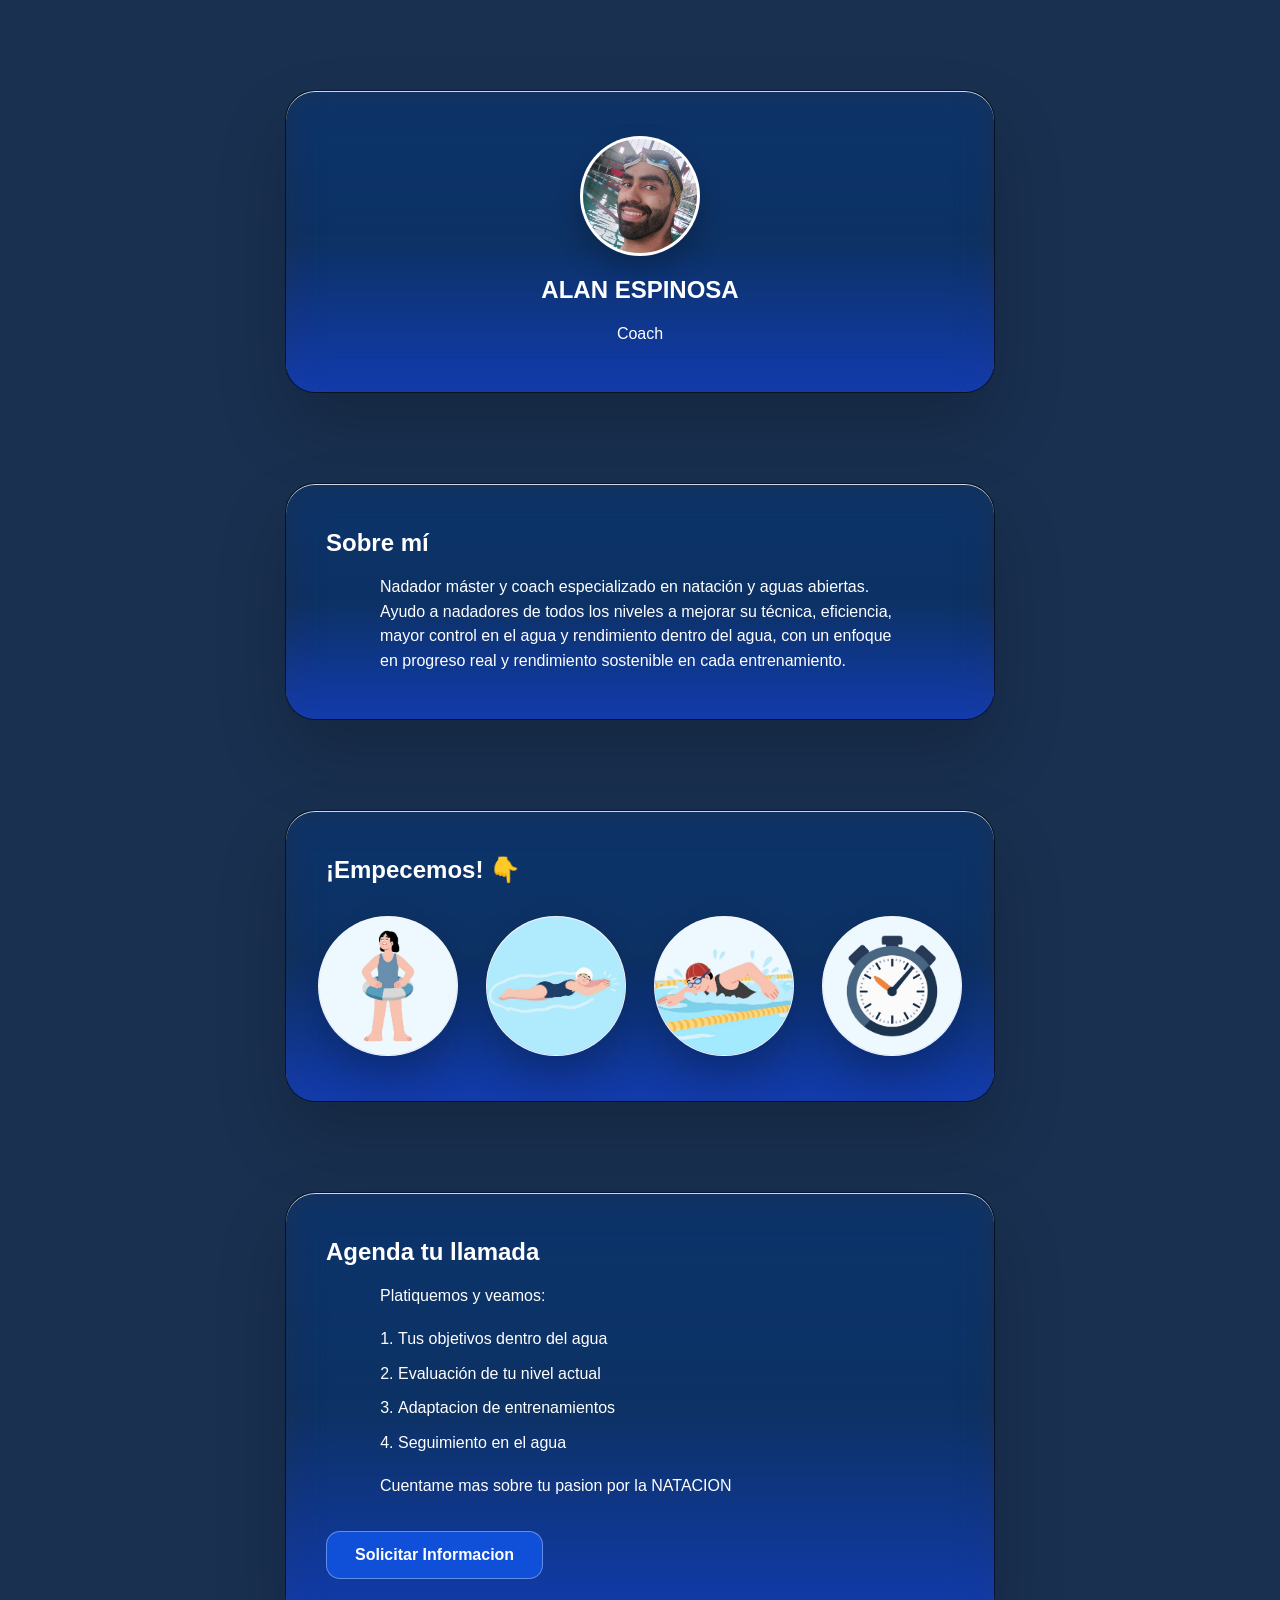
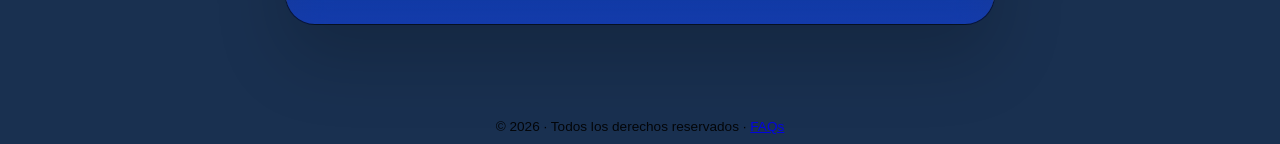
<file: index.html>
<!DOCTYPE html>
<html lang="es">
<head>
    <meta charset="UTF-8">
    <meta name="viewport" content="width=device-width, initial-scale=1.0">
    <title>Coach AE</title>

    <!-- ICONOS -->
    <link rel="stylesheet" href="https://cdnjs.cloudflare.com/ajax/libs/font-awesome/6.5.0/css/all.min.css">

    <!-- CSS -->
    <link rel="stylesheet" href="css/estilos.css">
</head>

<body>

<main class="timeline">

    <!-- PERFIL -->
    <section class="card perfil">
        <div class="foto-perfil">
            <img src="imagenes/perfil1.jpeg" alt="Foto de perfil">
        </div>

        <h1>ALAN ESPINOSA</h1>
        <p class="subtitulo">Coach</p>
    </section>

    <!-- SOBRE MI -->
    <section class="card">
        <h2>Sobre mí</h2>
        <p> Nadador máster y coach especializado en natación y aguas abiertas. Ayudo a nadadores de todos los niveles a mejorar su técnica, eficiencia, mayor control en el agua y rendimiento dentro del agua, con un enfoque en progreso real y  rendimiento sostenible en cada entrenamiento.
        </p>
    </section>

    <!-- BENEFICIOS -->
    <section class="card">
        <h2>¡Empecemos! 👇</h2>

        <div class="beneficios">
            <div class="beneficio" data-modal="modalBeneficio1">
                Aprende desde cero
                <img src="imagenes/beneficio1.jpeg" alt="">
            </div>

            <div class="beneficio" data-modal="modalBeneficio2">
                Mejora tu técnica
                <img src="imagenes/beneficio2.jpeg" alt="">
            </div>

            <div class="beneficio" data-modal="modalBeneficio3">
                Domina los 4 estilos de la natacion
                <img src="imagenes/beneficio3.jpeg" alt="">
            </div>

            <div class="beneficio" data-modal="modalBeneficio4">
                Aumenta tu velocidad y resistencia
                <img src="imagenes/beneficio4.jpeg" alt="">
            </div>
        </div>
    </section>

    <!-- CLASE GRATIS -->
    <section class="card">
        <h2>Agenda tu llamada</h2>

        <p>Platiquemos y veamos:</p>

        <ol>
            <li>Tus objetivos dentro del agua</li>
            <li>Evaluación de tu nivel actual</li>
            <li>Adaptacion de entrenamientos</li>
            <li>Seguimiento en el agua</li>
        </ol>

        <p>Cuentame mas sobre tu pasion por la NATACION</p>

        <!-- BOTÓN (misma posición) -->
        <a href="javascript:void(0)"
           class="btn-clase"
           id="abrirOpciones">
           Solicitar Informacion
        </a>
    </section>

</main>

<footer class="footer">
    <span>© 2026 · Todos los derechos reservados ·</span>
    <span class="footer-faq"><a href="pagina2.html">FAQs</a></span>
</footer>

<!-- MODAL OPCIONES -->
<div class="modal-opciones" id="modalOpciones">
    <div class="modal-contenido">
        <h3>Contacto</h3>

        <a href="https://calendly.com/alancoach8"
           target="_blank"
           class="opcion opcion-calendly">
            <i class="fa-regular fa-calendar"></i>
            Calendly
        </a>

        <a href="https://wa.me/525612584271"
           target="_blank"
           class="opcion opcion-whatsapp">
            <i class="fa-brands fa-whatsapp"></i>
            WhatsApp
        </a>

        <button class="cerrar-modal">Cancelar</button>
    </div>
</div>

<!-- MODALES BENEFICIOS -->
<div class="modal-opciones" id="modalBeneficio1">
    <div class="modal-contenido modal-beneficio">
        <div class="beneficio-preview">
            <img src="imagenes/beneficio1.jpeg">
        </div>
        <p class="beneficio-texto"><strong>Diagnóstico Técnico</strong></p>
        <ul class="beneficio-lista">
            <li>Evaluación inicial de patrones de nado</li>
            <li>Análisis de alineación y posición corporal</li>
            <li>Identificación de pérdidas de eficiencia</li>
        </ul>
    </div>
</div>

<div class="modal-opciones" id="modalBeneficio2">
    <div class="modal-contenido modal-beneficio">
        <div class="beneficio-preview">
            <img src="imagenes/beneficio2.jpeg">
        </div>
        <p class="beneficio-texto"><strong>Planificación Personalizada</strong></p>
        <ul class="beneficio-lista">
            <li>Microciclos estructurados semanalmente</li>
            <li>Enfoque en eficiencia y control técnico</li>
            <li>Progresión ajustada al nivel del nadador</li>
        </ul>
    </div>
</div>

<div class="modal-opciones" id="modalBeneficio3">
    <div class="modal-contenido modal-beneficio">
        <div class="beneficio-preview">
            <img src="imagenes/beneficio3.jpeg">
        </div>
        <p class="beneficio-texto"><strong>Optimización Mecánica</strong></p>
        <ul class="beneficio-lista">
            <li>Frecuencia y longitud de brazada</li>
            <li>Coordinación respiratoria</li>
            <li>Estabilidad y control bajo fatiga</li>
        </ul>
    </div>
</div>

<div class="modal-opciones" id="modalBeneficio4">
    <div class="modal-contenido modal-beneficio">
        <div class="beneficio-preview">
            <img src="imagenes/beneficio4.jpeg">
        </div>
        <p class="beneficio-texto"><strong>Seguimiento Estratégico</strong></p>
        <ul class="beneficio-lista">
            <li>Revisión semanal por videollamada</li>
            <li>Ajustes progresivos según evolución</li>
            <li>Enfoque en rendimiento sostenible</li>
        </ul>
    </div>
</div>

<div id="bubbles-layer"></div>

<!-- ==================== JS ==================== -->
<script>
document.addEventListener('DOMContentLoaded', () => {

    // MODAL OPCIONES
    const abrir = document.getElementById('abrirOpciones');
    const modal = document.getElementById('modalOpciones');
    const cerrar = document.querySelector('.cerrar-modal');

    abrir.addEventListener('click', () => {
        modal.classList.add('activo');
        if (navigator.vibrate) navigator.vibrate(10);
    });

    cerrar.addEventListener('click', () => modal.classList.remove('activo'));
    modal.addEventListener('click', e => {
        if(e.target === modal) modal.classList.remove('activo');
    });

    // MODALES BENEFICIOS
    document.querySelectorAll('.beneficio').forEach(b => {
        const modalID = b.dataset.modal;
        const modalBeneficio = document.getElementById(modalID);
        if(!modalBeneficio) return;

        let pressTimer;

        // LONG PRESS MOBILE
        b.addEventListener('touchstart', () => {
            pressTimer = setTimeout(() => modalBeneficio.classList.add('activo'), 250);
        });
        b.addEventListener('touchend', () => clearTimeout(pressTimer));

        // CLICK DESKTOP
        b.addEventListener('click', () => modalBeneficio.classList.add('activo'));

        // HOVER
        b.addEventListener('mouseenter', () => b.classList.add('activo'));
        b.addEventListener('mouseleave', () => b.classList.remove('activo'));

        // Cerrar modal tocando fuera
        modalBeneficio.addEventListener('click', e => {
            if(e.target === modalBeneficio) modalBeneficio.classList.remove('activo');
        });
    });

    // ESC para cerrar
    document.addEventListener('keydown', e => {
        if(e.key === "Escape"){
            document.querySelectorAll('.modal-opciones.activo').forEach(m => m.classList.remove('activo'));
        }
    });

    // BURBUJAS
    const bubblesLayer = document.getElementById("bubbles-layer");
    if(bubblesLayer){
        function createBubble() {
            const bubble = document.createElement("div");
            bubble.className = "bubble";
            const size = Math.random() * 18 + 8;
            bubble.style.width = size + "px";
            bubble.style.height = size + "px";
            bubble.style.left = Math.random() * 100 + "%";
            bubble.style.bottom = "-30px";
            const duration = Math.random() * 6 + 8;
            bubble.style.animationDuration = duration + "s";
            bubblesLayer.appendChild(bubble);
            setTimeout(() => bubble.remove(), duration * 1000);
        }
        setInterval(createBubble, 600);
    }

});
</script>

</body>
</html>
</file>
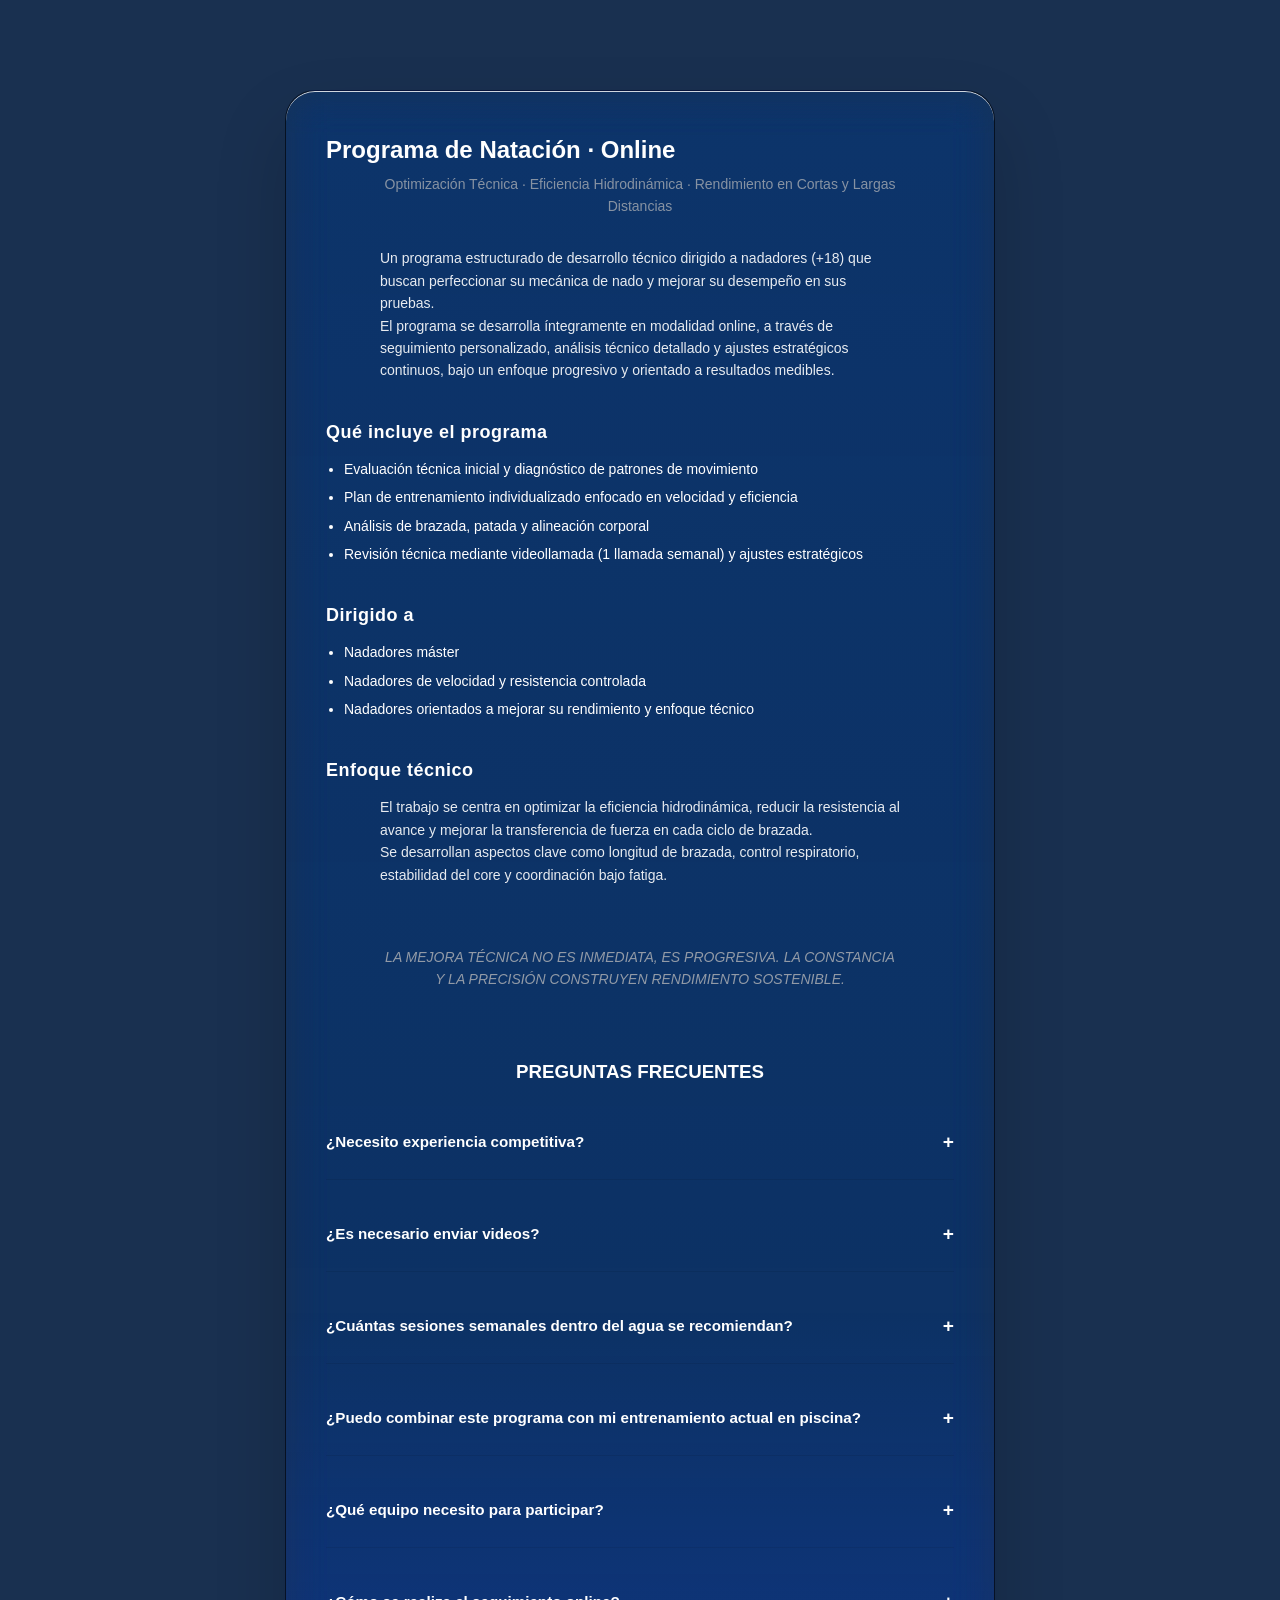
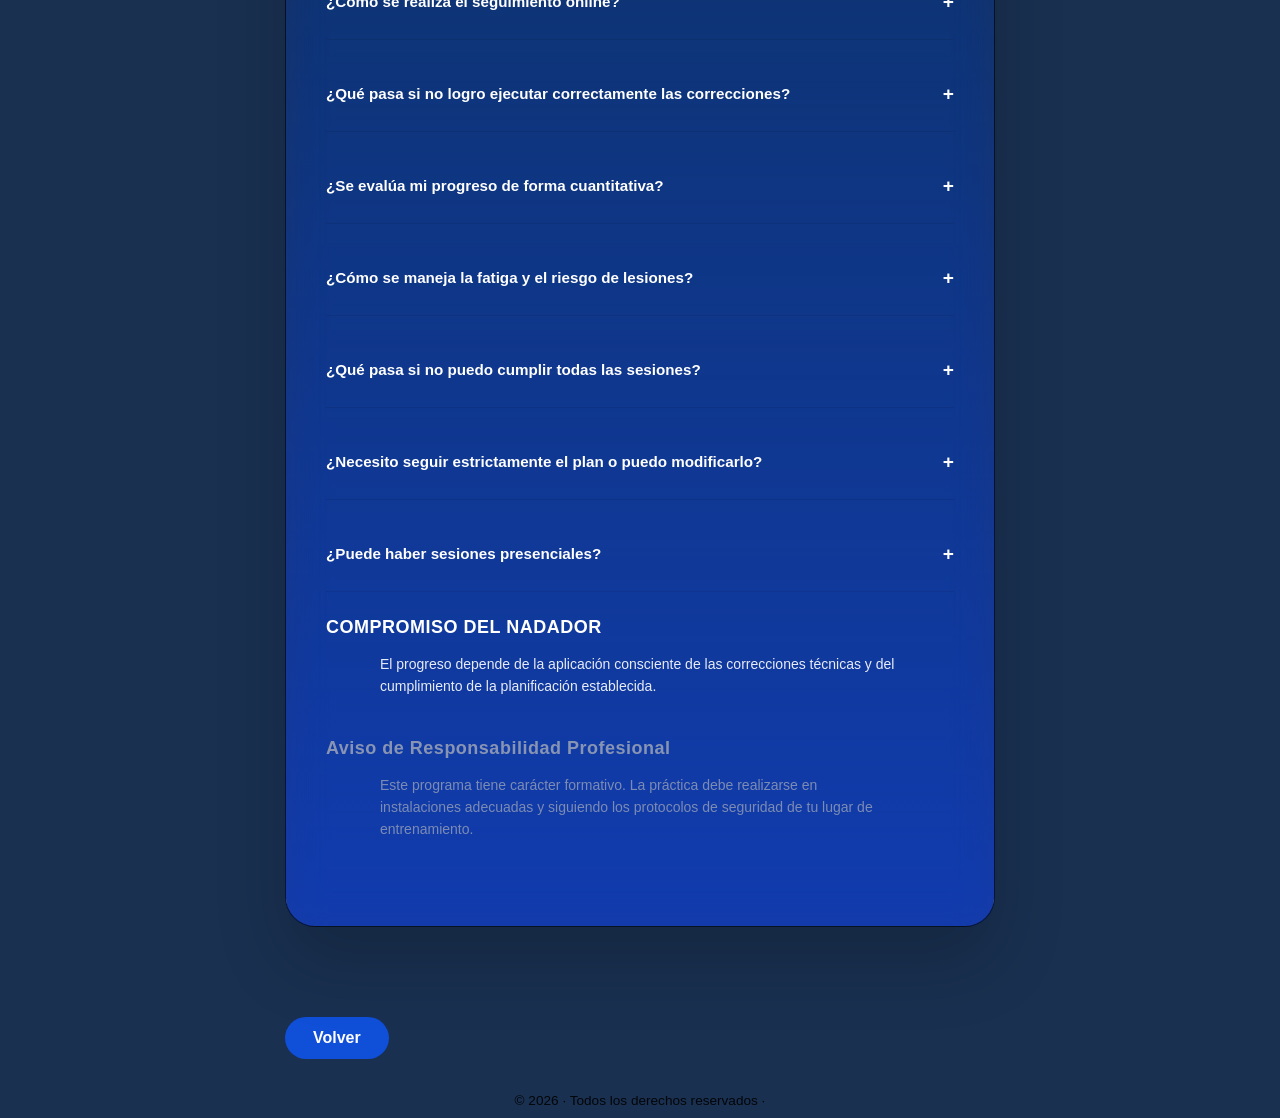
<file: pagina2.html>
<!DOCTYPE html>
<html lang="es">
<head>
    <meta charset="UTF-8">
    <meta name="viewport" content="width=device-width, initial-scale=1.0">
    <title>Coach AE - FAQs</title>

    <!-- ICONOS -->
    <link rel="stylesheet" href="https://cdnjs.cloudflare.com/ajax/libs/font-awesome/6.5.0/css/all.min.css">

    <!-- CSS -->
    <link rel="stylesheet" href="css/estilos.css">
</head>

<body>

<main class="timeline">

<section class="card">
    <h2>Programa de Natación · Online</h2>
    <p class="modal-subtitle">Optimización Técnica · Eficiencia Hidrodinámica · Rendimiento en Cortas y Largas Distancias</p>

    <!-- INTRO -->
    <div class="program-block">
        <p>
            Un programa estructurado de desarrollo técnico dirigido a nadadores (+18) 
            que buscan perfeccionar su mecánica de nado y mejorar su desempeño en sus pruebas.
        </p>
        <p>
            El programa se desarrolla íntegramente en modalidad online, a través de seguimiento personalizado,
            análisis técnico detallado y ajustes estratégicos continuos, bajo un enfoque progresivo
            y orientado a resultados medibles.
        </p>
    </div>

    <!-- QUE INCLUYE -->
    <div class="program-block">
        <h3>Qué incluye el programa</h3>
        <ul>
            <li>Evaluación técnica inicial y diagnóstico de patrones de movimiento</li>
            <li>Plan de entrenamiento individualizado enfocado en velocidad y eficiencia</li>
            <li>Análisis de brazada, patada y alineación corporal</li>
            <li>Revisión técnica mediante videollamada (1 llamada semanal) y ajustes estratégicos</li>
        </ul>
    </div>

    <!-- DIRIGIDO A -->
    <div class="program-block">
        <h3>Dirigido a</h3>
        <ul>
            <li>Nadadores máster</li>
            <li>Nadadores de velocidad y resistencia controlada</li>
            <li>Nadadores orientados a mejorar su rendimiento y enfoque técnico</li>
        </ul>
    </div>

    <!-- ENFOQUE -->
    <div class="program-block">
        <h3>Enfoque técnico</h3>
        <p>El trabajo se centra en optimizar la eficiencia hidrodinámica, reducir la resistencia al avance y mejorar la transferencia de fuerza en cada ciclo de brazada.</p>
        <p>Se desarrollan aspectos clave como longitud de brazada, control respiratorio, estabilidad del core y coordinación bajo fatiga.</p>
    </div>

    <!-- FILOSOFÍA -->
    <div class="program-block philosophy">
        <p>LA MEJORA TÉCNICA NO ES INMEDIATA, ES PROGRESIVA. LA CONSTANCIA Y LA PRECISIÓN CONSTRUYEN RENDIMIENTO SOSTENIBLE.</p>
    </div>

 <!-- FAQ -->
<div class="program-faq">
  <h3>PREGUNTAS FRECUENTES</h3>

  <div class="faq-item">
    <h4>¿Necesito experiencia competitiva?</h4>
    <p>
      No es indispensable. El programa se adapta tanto a nadadores máster competitivos 
      como a adultos con base técnica que desean evolucionar su rendimiento.
    </p>
  </div>

  <div class="faq-item">
    <h4>¿Es necesario enviar videos?</h4>
    <p>
      Sí. El análisis técnico en video permite identificar desajustes posturales, 
      ineficiencias en la tracción y oportunidades de mejora que no siempre 
      se perciben durante el nado.
    </p>
  </div>

  <div class="faq-item">
    <h4>¿Cuántas sesiones semanales dentro del agua se recomiendan?</h4>
    <p>
      Se recomienda un mínimo de tres sesiones semanales de natación para favorecer la consolidación 
      de adaptaciones técnicas y neuromusculares.
    </p>
    <p>
      No obstante, entendiendo las demandas laborales y personales del adulto, el programa puede 
      estructurarse en dos sesiones semanales, priorizando precisión técnica, estímulos específicos 
      y máxima eficiencia en el tiempo disponible.
    </p>
  </div>

  <div class="faq-item">
    <h4>¿Puedo combinar este programa con mi entrenamiento actual en piscina?</h4>
    <p>
      Sí, el programa está diseñado para complementar entrenamientos existentes, ajustando intensidad y frecuencia según tu carga actual.
    </p>
  </div>

  <div class="faq-item">
    <h4>¿Qué equipo necesito para participar?</h4>
    <p>
      Solo necesitas acceso a piscina, equipo básico (gorro, gafas, tabla, pull buoy,
      aletas si se desea) y un dispositivo para grabar videos de tu técnica.
    </p>
  </div>

  <div class="faq-item">
    <h4>¿Cómo se realiza el seguimiento online?</h4>
    <p>
      A través de videollamadas semanales, envío de videos para análisis técnico 
      y comunicación vía correo o chat para ajustes y feedback continuo.
    </p>
  </div>

  <div class="faq-item">
    <h4>¿Qué pasa si no logro ejecutar correctamente las correcciones?</h4>
    <p>
      El programa incluye retroalimentación continua; recibirás instrucciones paso a paso 
      y ejemplos visuales para corregir errores comunes.
    </p>
  </div>

  <div class="faq-item">
    <h4>¿Se evalúa mi progreso de forma cuantitativa?</h4>
    <p>
      Sí, se miden parámetros clave como frecuencia de brazada, 
      tiempos parciales y eficiencia técnica para monitorear mejoras.
    </p>
  </div>

  <div class="faq-item">
    <h4>¿Cómo se maneja la fatiga y el riesgo de lesiones?</h4>
    <p>
      Los planes son progresivos, adaptados a tu condición física, con énfasis en técnica correcta 
      para minimizar lesiones y sobrecarga.
    </p>
  </div>

  <div class="faq-item">
    <h4>¿Qué pasa si no puedo cumplir todas las sesiones?</h4>
    <p>
      El programa es flexible: se ajusta y se priorizan ejercicios críticos 
      para maximizar resultados con el tiempo disponible.
    </p>
  </div>

  <div class="faq-item">
    <h4>¿Necesito seguir estrictamente el plan o puedo modificarlo?</h4>
    <p>
      Las modificaciones son posibles, pero se recomienda seguir las indicaciones 
      para obtener mejoras sostenibles y evitar errores técnicos repetitivos.
    </p>
  </div>

  <div class="faq-item">
    <h4>¿Puede haber sesiones presenciales?</h4>
    <p>
      Esto depende de varios factores a considerar, como lo son, la zona en donde resides, 
      si hay autorizacion por parte de tu alberca para poder entrar y espacio dentro de la agenda.
    </p>
  </div>
</div>


    <!-- COMPROMISO -->
    <div class="program-block">
        <h3>COMPROMISO DEL NADADOR</h3>
        <p>El progreso depende de la aplicación consciente de las correcciones técnicas y del cumplimiento de la planificación establecida.</p>
    </div>

    <!-- AVISO -->
    <div class="program-block disclaimer">
        <h3>Aviso de Responsabilidad Profesional</h3>
        <p>Este programa tiene carácter formativo. La práctica debe realizarse en instalaciones adecuadas y siguiendo los protocolos de seguridad de tu lugar de entrenamiento.</p>
    </div>

</section>

    <!-- BOTÓN VOLVER A INICIO -->
        <a href="index.html" class="btn-volver">Volver</a>


</main>

<footer class="footer">
    <span>© 2026 · Todos los derechos reservados ·</span>
</footer>

<div id="bubbles-layer"></div>

<!-- ==================== JS ==================== -->
<script>
document.addEventListener('DOMContentLoaded', () => {

    // BURBUJAS
    const bubblesLayer = document.getElementById("bubbles-layer");
    if(bubblesLayer){
        function createBubble() {
            const bubble = document.createElement("div");
            bubble.className = "bubble";
            const size = Math.random() * 18 + 8;
            bubble.style.width = size + "px";
            bubble.style.height = size + "px";
            bubble.style.left = Math.random() * 100 + "%";
            bubble.style.bottom = "-30px";
            const duration = Math.random() * 6 + 8;
            bubble.style.animationDuration = duration + "s";
            bubblesLayer.appendChild(bubble);
            setTimeout(() => bubble.remove(), duration * 1000);
        }
        setInterval(createBubble, 600);
    }

});
</script>

<script>
/* =========================================
   FAQ ACORDEÓN
========================================= */
document.querySelectorAll('.faq-item').forEach(item => {
  item.addEventListener('click', () => {
    item.classList.toggle('active');
  });
});

/* =========================================
   PLAN SELECCIONADO
========================================= */
const cards = document.querySelectorAll('.pricing-card');

cards.forEach(card => {
  card.addEventListener('click', () => {
    cards.forEach(c => c.classList.remove('selected'));
    card.classList.add('selected');
  });
});

/* =========================================
   ABRIR MODAL EVALUACIÓN
========================================= */
document.querySelectorAll('.open-evaluacion').forEach(btn => {
  btn.addEventListener('click', (e) => {
    e.preventDefault();
    const modal = document.getElementById('hamburgerModal');
    if(modal) modal.classList.add('active');
  });
});
</script>

</body>
</html>
</file>
<file: css/estilos.css>
*{
    margin:0;
    padding:0;
    box-sizing:border-box;
}

html{
    scroll-behavior:smooth;
}

body{

    background:#193050;

    color:white;

    font-family:-apple-system,
    BlinkMacSystemFont,
    sans-serif;

    overflow-x:hidden;
}

/* =========================================================
   LAYOUT
   ========================================================= */
.timeline {
    max-width: 750px;
    margin: 30px auto;
    padding: 0 20px;
    position: relative;
}




/* =========================================================
   CARD · GLASS
   ========================================================= */
.card {
    background: linear-gradient(
        180deg,
        rgba(6, 89, 198, 0.06),
         transparent,
        rgba(21, 68, 236, 0.55)
    );
    backdrop-filter: blur(20px) saturate(160%);
    -webkit-backdrop-filter: blur(20px) saturate(160%);
    border-radius: 30px;
    padding: 45px 40px;
    margin: 90px auto;
    border: 0.5px solid rgba(0, 0, 0, 0.65);
    box-shadow:
        0 35px 70px rgba(0,0,0,0.18),
        inset 0 1px 0 rgba(255,255,255,0.8);
}

.card > * + * {
    margin-top: 18px;
}

.card p,
.card ol {
    max-width: 520px;
    margin-inline: auto;
    line-height: 1.55;
}

.card ol {
    padding-left: 18px;
}

.card li {
    margin-bottom: 10px;
}

/* =========================================================
   PERFIL
   ========================================================= */
.perfil {
    text-align: center;
}

.foto-perfil {
    width: 120px;
    height: 120px;
    margin: 0 auto 20px;
    border-radius: 50%;
    overflow: hidden;
    background: rgba(255,255,255,0.95);
    border: 3px solid rgba(255,255,255,0.9);
    box-shadow: 0 14px 28px rgba(0,0,0,0.22);
}

.foto-perfil img {
    width: 100%;
    height: 100%;
    object-fit: cover;
}

/* =========================================================
   BENEFICIOS (CÍRCULOS)
   ========================================================= */
.beneficios {
    display: flex;
    justify-content: center;
    gap: 26px;
    margin-top: 34px;
    padding-inline: 12px;
}

.beneficio {
    width: 140px;
    aspect-ratio: 1 / 1;
    min-width: 140px;
    min-height: 140px;
    border-radius: 50%;

    position: relative;
    overflow: hidden;
    cursor: pointer;
    flex: 0 0 auto;

    background: linear-gradient(
        180deg,
        rgba(255,255,255,0.85),
        rgba(255,255,255,0.6)
    );

    backdrop-filter: blur(14px) saturate(150%);
    -webkit-backdrop-filter: blur(14px) saturate(150%);

    border: 0.5px solid rgba(255,255,255,0.85);
    box-shadow:
        0 20px 40px rgba(0,0,0,0.22),
        inset 0 1px 0 rgba(255,255,255,0.85);

    opacity: 0;
    
    animation: aparecer 0.7s cubic-bezier(.4,0,.2,1) forwards;

    -webkit-tap-highlight-color: transparent;
    touch-action: manipulation;
}

.beneficio img {
    position: absolute;
    inset: 0;
    width: 100%;
    height: 100%;
    object-fit: cover;
    opacity: 1;
}

/* Delay animación */
.beneficio:nth-child(1){animation-delay:.1s}
.beneficio:nth-child(2){animation-delay:.2s}
.beneficio:nth-child(3){animation-delay:.3s}
.beneficio:nth-child(4){animation-delay:.4s}

@keyframes aparecer {
    to {
        opacity: 1;
        transform: translateY(0) scale(1);
    }
}

/* =========================================================
   BOTÓN PRINCIPAL
   ========================================================= */
.btn-clase {
    margin-top: 32px;
    padding: 14px 28px;
    border-radius: 14px;
    background: rgb(16, 79, 216);
    color: #ffffff;
    font-weight: 600;
    display: inline-block;
    text-decoration: none;
    border: 1px solid rgba(255, 255, 255, 0.35);
}

.btn-clase:active {
    transform: scale(0.97);
}

/* =========================================================
   MODAL OPCIONES
   ========================================================= */
.modal-opciones {
    position: fixed;
    inset: 0;
    background: rgba(0,0,0,0.35);
    backdrop-filter: blur(6px);
    display: none;
    align-items: center;
    justify-content: center;
    z-index: 9999;
}

.modal-opciones.activo {
    display: flex;
}

.modal-contenido {
    background: linear-gradient(
        180deg,
        rgba(25,35,50,0.85),
        rgba(20,30,45,0.75)
    );
    backdrop-filter: blur(28px) saturate(140%);
    border-radius: 22px;
    padding: 26px 22px;
    width: 90%;
    max-width: 320px;
    text-align: center;
    border: 1px solid rgba(255,255,255,0.18);
    box-shadow: 0 30px 60px rgba(0,0,0,0.45);
    transform: translateY(28px) scale(0.94);
    opacity: 0;
    transition:
        transform .55s cubic-bezier(.34,1.56,.64,1),
        opacity .35s ease;
}

.modal-opciones.activo .modal-contenido {
    transform: translateY(0) scale(1);
    opacity: 1;
}

/* =========================================================
   RESPONSIVE
   ========================================================= */
@media (min-width: 768px) {
    .beneficios {
        flex-wrap: nowrap;
    }
}

@media (max-width: 767px) {
    .beneficios {
        flex-wrap: wrap;
    }

    .beneficio {
        width: 120px;
        min-width: 120px;
        min-height: 120px;
    }
}

/* =========================================================
   iOS SAFARI FIX
   ========================================================= */
@supports (-webkit-touch-callout: none) {
    body {
        background-attachment: fixed;
        min-height: 100svh;
    }


}
/* =========================================================
   ESTILO FINAL · MODALES SECUNDARIOS (iOS CARD)
   ========================================================= */

/* Fondo oscuro desenfocado */
.modal-opciones {
    background: rgba(0, 0, 0, 0.45);
    backdrop-filter: blur(10px);
    -webkit-backdrop-filter: blur(10px);
}

/* Card flotante */
.modal-opciones .modal-contenido {
    background: linear-gradient(
        180deg,
            193050(136,189,255,0.5) 50%,
            #193050(136,189,255,0.6) 88%,
            #193050(136,189,255,0.8) 100%
    );

    border-radius: 26px;
    padding: 28px 24px;

    width: 90%;
    max-width: 340px;

    box-shadow:
        
        inset 0 1px 0 rgba(255,255,255,0.08);

    text-align: center;
    color: #f3f3f3;
}

/* =========================================================
   MODAL COMENCEMOS
   ========================================================= */

.modal-beneficio {
    padding-top: 34px;
}

/* Imagen circular superior */
.beneficio-preview {
    width: 120px;
    height: 120px;
    margin: 0 auto 18px;

    border-radius: 50%;
    overflow: hidden;

    background: rgba(255,255,255,0.12);
    border: 1px solid rgba(255,255,255,0.25);
}

.beneficio-preview img {
    width: 100%;
    height: 100%;
    object-fit: cover;
}

/* ===============================
   TEXTO BENEFICIOS · AJUSTE PRO
   =============================== */

/* Título */
.beneficio-texto strong {
    display: block;
    font-size: 1.1rem;
    margin-bottom: 12px;
    text-align: center;        /* centra título */
    letter-spacing: 0.3px;    /* look pro */
}

/* Lista */
.beneficio-lista {
    text-align: left;          /* mantiene lectura natural */
    margin-top: 10px;
    max-width: 420px;          /* evita texto muy ancho */
    margin-left: auto;
    margin-right: auto;
}

/* Items */
.beneficio-lista li {
    font-size: 0.95rem;
    line-height: 1.55;         /* mejor respiración */
    margin-bottom: 8px;
}


/* =========================================================
   MODAL AGENDA TU CLASE · ESPACIADO PRO
   ========================================================= */

.modal-opciones .modal-contenido {
    display: flex;
    flex-direction: column;
    align-items: stretch;

    padding: 28px 24px 22px;
}

/* Título */
.modal-opciones .modal-contenido h3 {
    font-weight: 700;
    letter-spacing: 0.3px;
    margin-bottom: 18px;
}

/* Botones */
.modal-opciones .opcion {
    display: flex;
    align-items: center;
    justify-content: center;
    gap: 10px;

    height: 54px;
    margin-bottom: 14px; /* separación PRO entre botones */

    border-radius: 16px;

    font-size: 1rem;
    font-weight: 600;

    box-shadow:
        0 10px 25px rgba(0, 0, 0, 0.35),
        inset 0 1px 0 rgba(255, 255, 255, 0.18);

    transition: transform 0.15s ease, box-shadow 0.15s ease;
}

.modal-opciones .opcion:active {
    transform: scale(0.97);
    box-shadow:
        0 6px 14px rgb(0, 0, 0),
        inset 0 1px 0 rgb(255, 255, 255);
}

/* Colores */
.opcion-calendly {
    background: linear-gradient(180deg, #2b7cff, #1a5fd0);
}

.opcion-whatsapp {
    background: linear-gradient(180deg, #2fe06e, #1fa855);
}

/* Cancelar */
.modal-opciones .cerrar-modal {
    margin-top: 6px;
    padding-top: 6px;

    background: transparent;
    border: none;

    font-size: 0.95rem;
    color: #ffffff;

    opacity: 0.75;
    transition: opacity 0.15s ease;
}

.modal-opciones .cerrar-modal:hover {
    opacity: 1;
}

/* =========================================================
   AJUSTE PRO · CONSISTENCIA CON DISEÑO GENERAL
   ========================================================= */

/* Fondo del modal más elegante (menos negro puro) */
.modal-opciones {
    background: rgba(10, 25, 13, 0.55);
    backdrop-filter: blur(14px);
    -webkit-backdrop-filter: blur(14px);
}

/* Card más “glass premium” */
.card {
    background: linear-gradient(
        180deg,  
        rgba(38, 96, 182, 0.36)
    );
}

/* =========================================================
   MODAL COMENCEMOS · JERARQUÍA VISUAL
   ========================================================= */

.modal-beneficio {
    padding-top: 38px;
}

/* Imagen circular más integrada */
.beneficio-preview {
    width: 118px;
    height: 118px;

    background: rgba(255,255,255,0.08);
    border: 1px solid rgba(255,255,255,0.18);

    box-shadow:
        0 12px 30px rgba(0,0,0,0.45),
        inset 0 1px 1px rgba(255,255,255,0.12);
}

/* Título con peso pro */
.beneficio-texto strong {
    font-size: 1.15rem;
    font-weight: 700;
    letter-spacing: 0.3px;
}

/* Lista más limpia */
.beneficio-lista {
    margin-top: 14px;
}

.beneficio-lista li {
    font-size: 0.94rem;
    opacity: 0.92;
}

/* =========================================================
   MODAL AGENDA TU CLASE · ESPACIADO PRO
   ========================================================= */

.modal-opciones .modal-contenido {
    display: flex;
    flex-direction: column;
    align-items: stretch;

    padding: 28px 24px 22px;
}

/* Título */
.modal-opciones .modal-contenido h3 {
    font-weight: 700;
    letter-spacing: 0.3px;
    margin-bottom: 18px;
    color: var(--modal-text-color);
}

/* Botones */
.modal-opciones .opcion {
    display: flex;
    align-items: center;
    justify-content: center;
    gap: 10px;

    height: 54px;
    margin-bottom: 14px;

    border-radius: 16px;

    font-size: 1rem;
    font-weight: 600;
    color: var(--modal-text-color);

    box-shadow:
        0 10px 25px rgba(0,0,0,0.35),
        inset 0 1px 0 rgba(255,255,255,0.18);

    transition: transform 0.15s ease, box-shadow 0.15s ease;
}

.modal-opciones .opcion:active {
    transform: scale(0.97);
    box-shadow:
        0 6px 14px rgba(0,0,0,0.45),
        inset 0 1px 0 rgba(255,255,255,0.12);
}

/* Calendly */
.opcion-calendly {
    background: linear-gradient(
        180deg,
        var(--calendly-top),
        var(--calendly-bottom)
    );
}

/* WhatsApp */
.opcion-whatsapp {
    background: linear-gradient(
        180deg,
        var(--whatsapp-top),
        var(--whatsapp-bottom)
    );
}

/* Cancelar */
.modal-opciones .cerrar-modal {
    margin-top: 6px;
    padding-top: 6px;

    background: transparent;
    border: none;

    font-size: 0.95rem;
    color: var(--modal-text-color);

    opacity: 0.75;
    transition: opacity 0.15s ease;
}

.modal-opciones .cerrar-modal:hover {
    opacity: 1;
}
:root {
    /* Calendly */
    --calendly-top: #2b7cff;
    --calendly-bottom: #1a5fd0;

    /* WhatsApp */
    --whatsapp-top: #2fe06e;
    --whatsapp-bottom: #1fa855;

    /* Texto */
    --modal-text-color: #ffffff;
}

footer {
    text-align: center;
    font-size: 0.85rem;
    opacity: 0.9;

    padding: 4px 16px 10px;

    color: #000000;
}
.modal-beneficio {
    text-align: center;
}
/* =========================================================
   CAPA DE BURBUJAS (DETRÁS DEL GLASS)
   ========================================================= */
#bubbles-layer {
    position: fixed;
    inset: 0;
    pointer-events: none;
    overflow: hidden;
    z-index: 0; /* debajo del glass, encima del fondo */
}

/* Burbuja individual */
.bubble {
    position: fixed;
    bottom: -60px;
    border-radius: 50%;
    background: radial-gradient(
        circle at 30% 30%,
        rgb(115, 187, 255),
        rgb(255, 255, 255)
    );
    opacity: 0.6;
    animation: bubbleFloat linear forwards;
    filter: blur(0.5px);
}

/* Animación base */
@keyframes bubbleFloat {
    from {
        transform: translateY(0) scale(0.9);
        opacity: 0;
    }
    10% {
        opacity: 0.9;
    }
    to {
        transform: translateY(-90vh) scale(3.3);
        opacity: 0;
    }
}
.secciones {
    position: relative;
    isolation: isolate; /* 🔥 CLAVE ABSOLUTA */
}
.glass {
    position: relative;
    z-index: 1;
   .card-inner {
    overflow: hidden;
    border-radius: inherit;
}

}
#bubbles-layer {
    position: absolute;
    inset: 0;
    pointer-events: none;
    overflow: hidden;
    z-index: -1; /* detrás REAL */
}
/* =========================================================
   COMENCEMOS · GRID 2x2 MÓVIL
   (NO altera HTML ni imágenes)
   ========================================================= */

/* Contenedor de los círculos */
.beneficios {
    display: grid !important;
    grid-template-columns: repeat(2, 1fr);
    gap: 28px;

    justify-items: center;
    align-items: center;

    margin-top: 32px;
}

/* Cada círculo */
.beneficio {
    width: 120px;
    aspect-ratio: 1 / 1; /* círculo perfecto SIEMPRE */
    height: auto;

    border-radius: 50%;
    overflow: hidden;

    display: flex;
    align-items: center;
    justify-content: center;
}

/* Imagen dentro del círculo */
.beneficio img {
    width: 100%;
    height: 100%;
    object-fit: cover;
}


/* =========================================================
   TABLET VERTICAL → SIGUE 2x2
   ========================================================= */
@media (min-width: 600px) and (max-width: 1024px) {
    .beneficios {
        grid-template-columns: repeat(2, 1fr);
    }

    .beneficio {
        width: 130px;
    }
}

/* =========================================================
   DESKTOP (opcional: si ya lo tienes, respeta lo existente)
   ========================================================= */
@media (min-width: 1025px) {
    .beneficios {
        grid-template-columns: repeat(4, 1fr);
    }

    .beneficio {
        width: 140px;
    }
}
/* ===============================
   COMENCEMOS · CENTRADO DE TEXTO
   =============================== */

.comencemos,
.comencemos * {
    text-align: center;
}

/* Títulos */
.comencemos h2,
.comencemos h3 {
    margin-left: auto;
    margin-right: auto;
    line-height: 1.2;
}

/* Texto / párrafos */
.comencemos p {
    margin-left: auto;
    margin-right: auto;
    max-width: 480px; /* look pro, no texto muy ancho */
}

/* Quitar subrayado de WhatsApp y Calendly sin romper estilos */
.modal-opciones .opcion,
.modal-opciones .opcion:hover,
.modal-opciones .opcion:active,
.modal-opciones .opcion:focus {
    text-decoration: none;
}

/* ===============================
   PÁGINAS · COMPORTAMIENTO APP
=============================== */
.page {
    position: fixed;
    inset: 0;
    width: 100%;
    height: 100dvh;
    overflow-y: auto;
    -webkit-overflow-scrolling: touch;
    transform: translateX(100%);
    opacity: 0;
    transition: transform .5s ease, opacity .3s ease;
    z-index: 1;
}

.page.active {
    transform: translateX(0);
    opacity: 1;
    z-index: 2;
}

/* PAGE 1 · quitar espacio fantasma inferior */
#page1 .footer {
    display: none;
}

#page1 div[style*="height: 30vh"] {
    display: none;
}
/* =========================
   MODAL BASE (asegura compatibilidad total)
========================= */

.modal-opciones{
    position: fixed;
    inset: 0;
    display: flex;
    align-items: center;
    justify-content: center;
    background: rgba(0,0,0,0.55);
    backdrop-filter: blur(6px);
    opacity: 0;
    visibility: hidden;
    transition: 0.3s ease;
    z-index: 9999;
    padding: 20px;
}

.modal-opciones.activo{
    opacity: 1;
    visibility: visible;
}

/* =========================
   MODAL FAQ RESPONSIVE
========================= */

.modal-faq{
    width: 100%;
    max-width: 820px;
    max-height: 88vh;

    overflow-y: auto;
    -webkit-overflow-scrolling: touch;

    padding: 35px 30px;

    border-radius: 18px;

    background: rgba(0, 0, 0, 0.303);
    backdrop-filter: blur(18px);
    border: 1px solid rgba(0, 0, 0, 0.727);

    color: #fff;
    box-shadow: 0 20px 60px rgba(0,0,0,0.35);
}

/* Scroll elegante */
.modal-faq::-webkit-scrollbar{
    width: 6px;
}
.modal-faq::-webkit-scrollbar-thumb{
    background: rgba(255,255,255,0.25);
    border-radius: 10px;
}

/* Títulos */
.modal-faq h2{
    font-size: 22px;
    margin-bottom: 8px;
}

.modal-subtitle{
    font-size: 14px;
    opacity: 0.75;
    margin-bottom: 25px;
}

.program-block{
    margin-bottom: 28px;
}

.program-block h3{
    font-size: 16px;
    margin-bottom: 10px;
}

.program-block p{
    font-size: 14px;
    line-height: 1.6;
    opacity: 0.9;
}

.program-block ul{
    padding-left: 18px;
}

.program-block li{
    margin-bottom: 6px;
    font-size: 14px;
}

.philosophy{
    font-style: italic;
    opacity: 0.85;
}

.disclaimer{
    font-size: 12px;
    opacity: 0.7;
}

/* BOTÓN */
.cerrar-modal-faq{
    margin-top: 20px;
    padding: 12px 24px;
    border: none;
    border-radius: 10px;
    background: #ffffff;
    color: #000;
    cursor: pointer;
    font-weight: 600;
    width: 100%;
    transition: 0.2s ease;
}

.cerrar-modal-faq:hover{
    opacity: 0.85;
}

/* =========================
   MOBILE AJUSTES
========================= */

@media (max-width: 600px){

    .modal-opciones{
        padding: 0;
    }

    .modal-faq{
        width: 100%;
        max-width: 100%;
        max-height: 92vh;

        border-radius: 20px 20px 0 0;

        padding: 28px 22px 40px;

        padding-bottom: calc(40px + env(safe-area-inset-bottom));
    }

    .modal-faq h2{
        font-size: 18px;
    }

    .program-block p,
    .program-block li{
        font-size: 13px;
    }

}
@keyframes floatSoft {
    0%   { transform: translateY(0px); }
    50%  { transform: translateY(-4px); }
    100% { transform: translateY(0px); }
}

.modal-faq h2 {
    animation: floatSoft 4s ease-in-out infinite;
}

/* =====================================
   APP FEEL - FONDO PROFUNDIDAD
===================================== */

body.app-active main{
transform:scale(.97);
filter:blur(2px);
transition:all .4s cubic-bezier(.22,1,.36,1);
}

main{
transition:all .4s cubic-bezier(.22,1,.36,1);
}
/* ===============================
   MODAL FAQ · RESPONSIVE PRO
================================ */

.modal-faq {
    width: 92%;
    max-width: 820px;
    max-height: 90vh;
    overflow-y: auto;
    padding: 40px 36px;
    border-radius: 24px;
}

/* Scroll elegante */
.modal-faq::-webkit-scrollbar {
    width: 6px;
}

.modal-faq::-webkit-scrollbar-thumb {
    background: rgba(0,0,0,.15);
    border-radius: 10px;
}

/* Títulos */
.modal-faq h2 {
    font-size: 28px;
    margin-bottom: 12px;
    text-align: center;
}

.modal-faq h3 {
    font-size: 18px;
    margin-bottom: 10px;
}

.modal-subtitle {
    text-align: center;
    font-size: 14px;
    opacity: .7;
    margin-bottom: 30px;
}

/* Bloques */
.program-block {
    margin-bottom: 28px;
}

.program-block ul {
    padding-left: 18px;
    line-height: 1.6;
}

/* Botón cerrar */
.cerrar-modal-faq {
    margin-top: 20px;
    width: 100%;
    padding: 14px;
    border-radius: 14px;
    border: none;
    font-size: 15px;
    cursor: pointer;
    background: #111;
    color: #fff;
    transition: .2s ease;
}

.cerrar-modal-faq:hover {
    opacity: .85;
}

/* ===============================
   TABLET
================================ */

@media (max-width: 900px) {

    .modal-faq {
        max-width: 92%;
        padding: 32px 26px;
    }

    .modal-faq h2 {
        font-size: 22px;
    }

}

/* ===============================
   MOBILE
================================ */

@media (max-width: 600px) {

    .modal-faq {
        width: 100%;
        height: 100dvh;
        max-height: 100dvh;
        border-radius: 0;
        padding: 28px 20px 40px;
    }

    .modal-faq h2 {
        font-size: 20px;
    }

    .modal-faq h3 {
        font-size: 16px;
    }

    .modal-subtitle {
        font-size: 13px;
    }

    .cerrar-modal-faq {
        position: sticky;
        bottom: 0;
    }

}

/* ===============================
   SAFE AREA iPhone
================================ */

@supports(padding: max(0px)) {
    .modal-faq {
        padding-bottom: max(40px, env(safe-area-inset-bottom));
    }
}


.btn-volver {
    display: inline-block;
    padding: 12px 28px;
     background: rgb(16, 79, 216);
    color: #fff;
    border-radius: 25px;
    text-decoration: none;
    font-weight: 600;
    transition: 0.3s;
}

.btn-volver:hover {
     background: rgb(16, 79, 216);
    transform: translateY(-2px);
}

/* =========================================================
   FAQ · ACORDEÓN ANIMADO
   ========================================================= */

.program-faq .faq-item {
  border-bottom: 1px solid rgba(0,0,0,0.08);
  padding: 18px 0;
  cursor: pointer;
  transition: 0.3s ease;
}

.program-faq .faq-item h4 {
  font-size: 0.95rem;
  font-weight: 600;
  display: flex;
  justify-content: space-between;
  align-items: center;
}

.program-faq .faq-item h4::after {
  content: "+";
  font-size: 1.2rem;
  transition: 0.3s ease;
}

.program-faq .faq-item.active h4::after {
  content: "–";
  transform: rotate(180deg);
}

.program-faq .faq-item p {
  max-height: 0;
  overflow: hidden;
  font-size: 0.85rem;
  opacity: 0.7;
  transition: max-height 0.4s ease, opacity 0.3s ease;
}

.program-faq .faq-item.active p {
  max-height: 300px;
  margin-top: 10px;
  opacity: 1;
}

.program-section {
    max-width: 900px;
    margin: auto;
}

.program-header {
    text-align: center;
    margin-bottom: 30px;
}

.program-header h2 {
    font-size: 28px;
    font-weight: 600;
    letter-spacing: 1px;
}

.modal-subtitle {
    font-size: 14px;
    color: #bbbbbb;
    margin-top: 10px;
}

.program-block {
    margin-bottom: 40px;
}

.program-block h3 {
    font-size: 18px;
    margin-bottom: 15px;
    font-weight: 600;
    letter-spacing: 0.5px;
}

.program-list {
    padding-left: 20px;
}

.program-list li {
    margin-bottom: 10px;
    line-height: 1.6;
}

.program-divider {
    height: 1px;
    background: #e5e5e5;
    margin: 30px 0;
}

.philosophy {
    text-align: center;
    font-style: italic;
    font-size: 17px;
    color: #bbbbbb;
    padding: 20px 0;
}

.program-faq {
    margin-top: 50px;
}

.program-faq h3 {
    text-align: center;
    margin-bottom: 30px;
    font-weight: 600;
}

.faq-item {
    margin-bottom: 25px;
}

.faq-item h4 {
    font-weight: 600;
    margin-bottom: 8px;
}

.disclaimer {
    font-size: 14px;
    color: #bbbbbb;
}

.top-title {
    width: 100%;
    text-align: center;
    padding: 20px 0;

    font-family: -apple-system, BlinkMacSystemFont, "Segoe UI", sans-serif;
    font-size: 0.9rem;   /* mismo tamaño que el footer */
    font-weight: 400;    /* mismo peso */
    letter-spacing: 0.5px;
}
</file>
